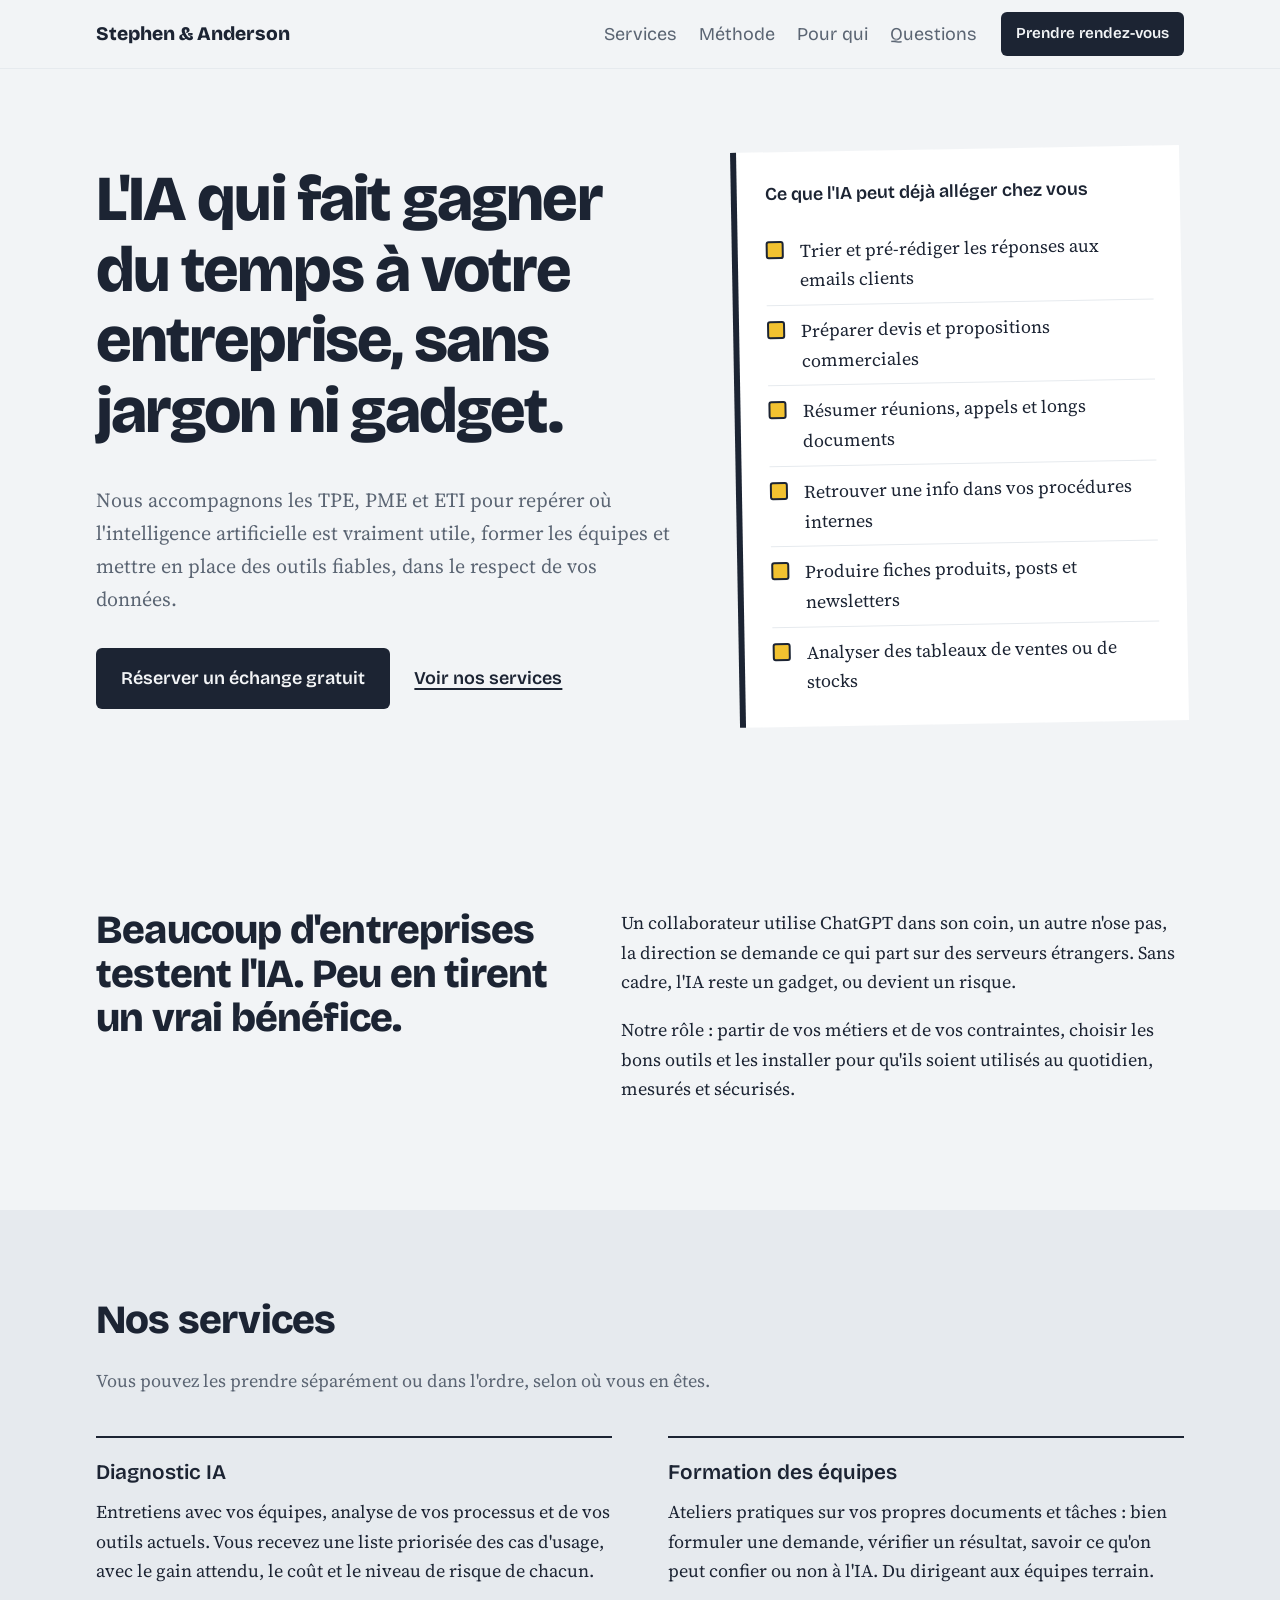
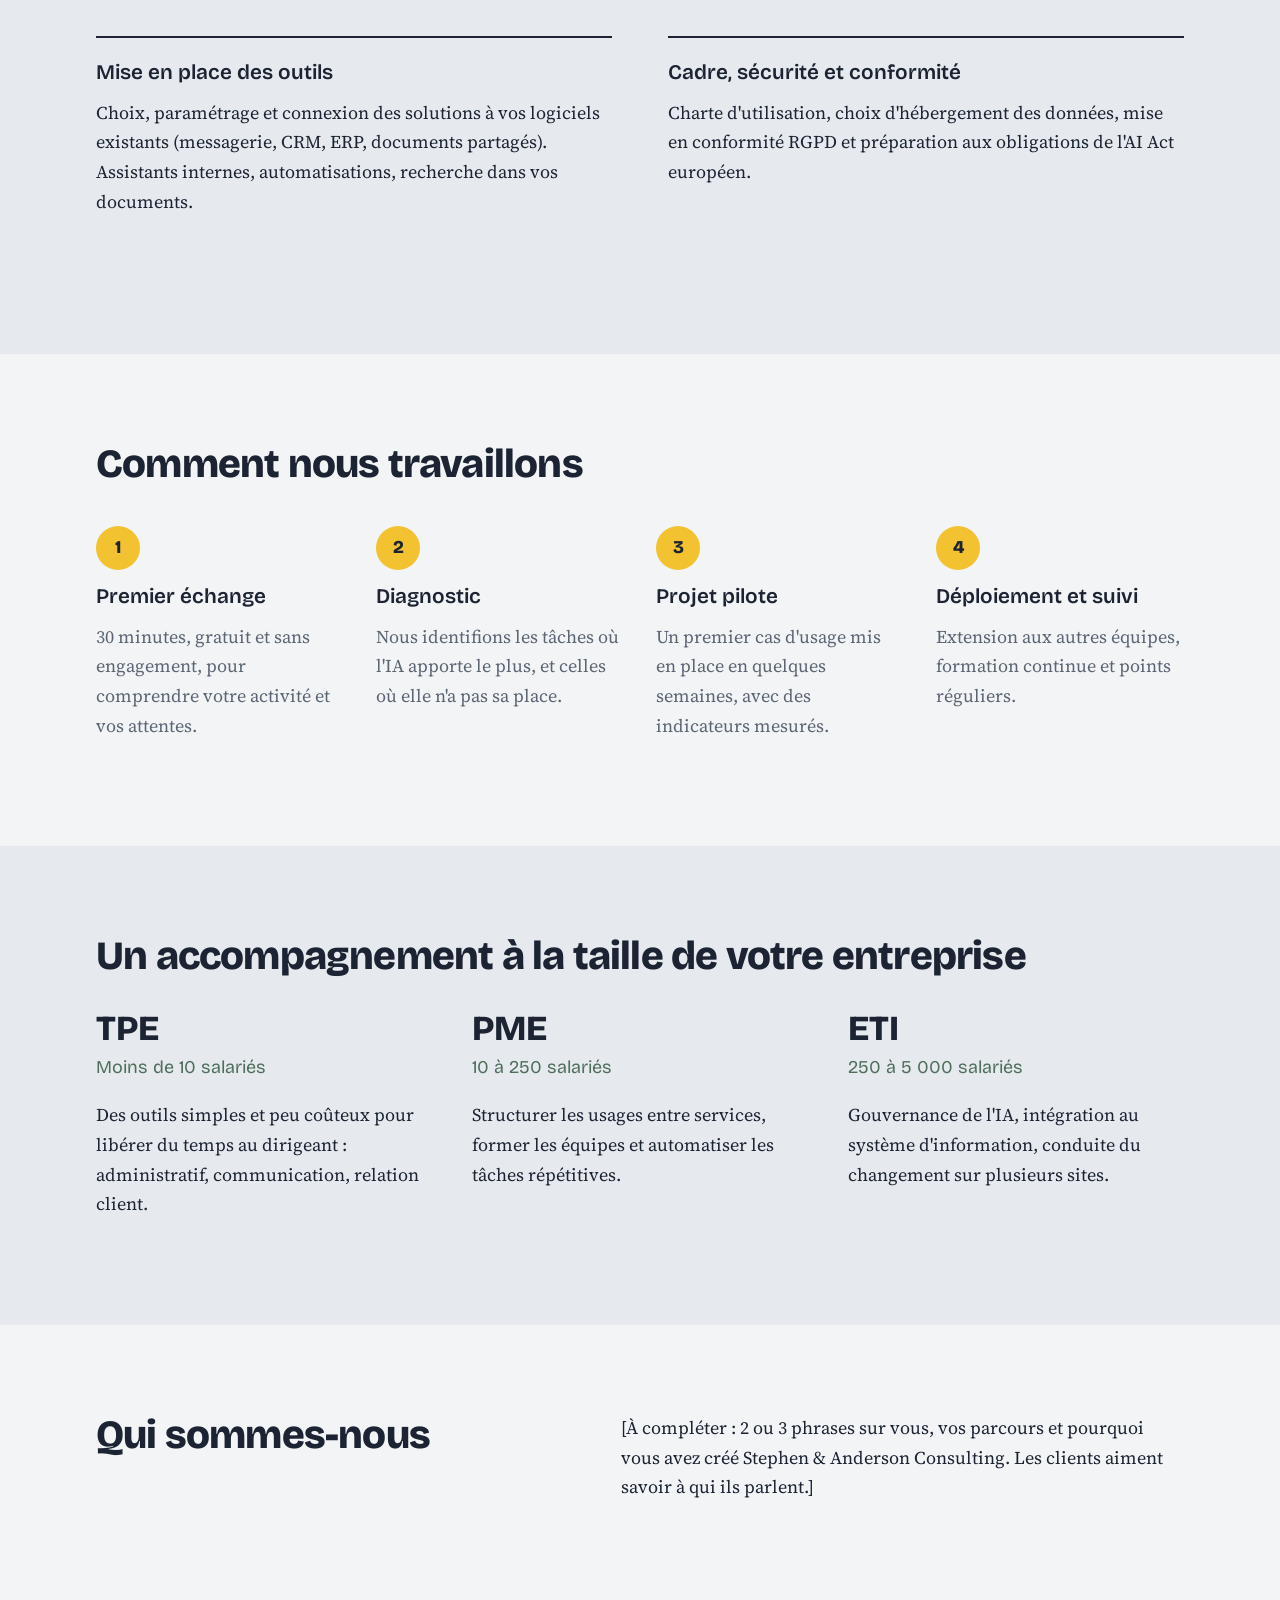
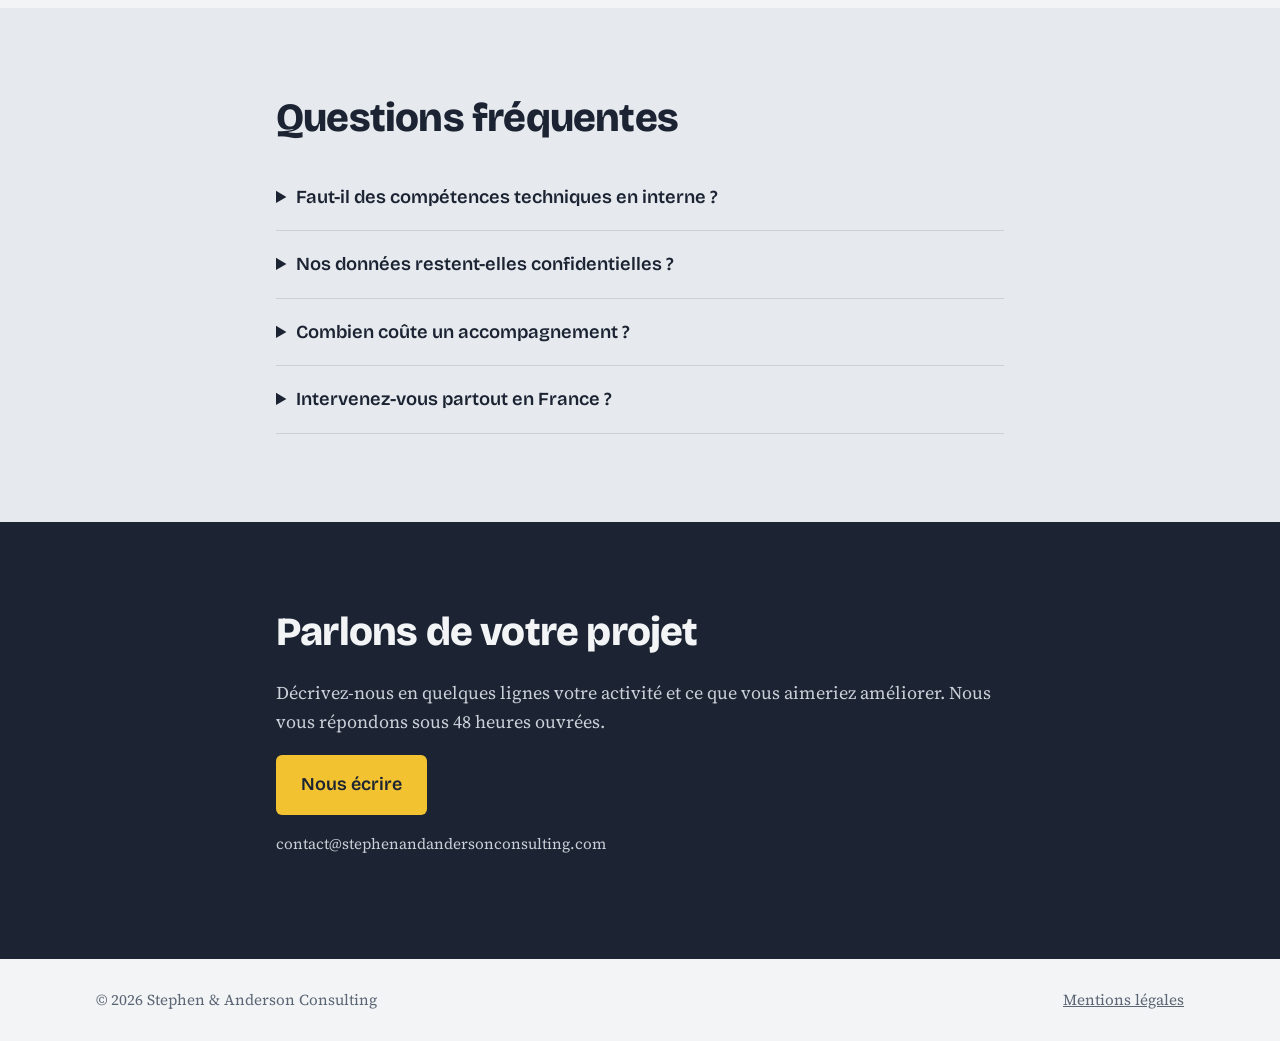
<file: index.html>
<!doctype html>
<html lang="fr">
<head>
  <!-- ===== EN-TÊTE DU DOCUMENT : infos pour le navigateur et Google ===== -->
  <meta charset="utf-8">
  <meta name="viewport" content="width=device-width, initial-scale=1">

  <!-- Titre de l'onglet + description affichée dans les résultats Google -->
  <title>Stephen & Anderson Consulting · Conseil en IA pour TPE, PME et ETI</title>
  <meta name="description" content="Nous aidons les TPE, PME et ETI à utiliser l'intelligence artificielle concrètement : diagnostic, formation des équipes, mise en place des outils et cadre RGPD / AI Act.">

  <!-- Petite icône dans l'onglet -->
  <link rel="icon" href="favicon.svg" type="image/svg+xml">

  <!-- Polices Google : Bricolage Grotesque (titres) + Source Serif 4 (texte) -->
  <link rel="preconnect" href="https://fonts.googleapis.com">
  <link rel="preconnect" href="https://fonts.gstatic.com" crossorigin>
  <link href="https://fonts.googleapis.com/css2?family=Bricolage+Grotesque:opsz,wght@12..96,400;12..96,600;12..96,800&family=Source+Serif+4:opsz,wght@8..60,400;8..60,600&display=swap" rel="stylesheet">

  <!-- Notre feuille de style -->
  <link rel="stylesheet" href="style.css">
</head>

<body>

  <!-- Lien caché pour les personnes qui naviguent au clavier -->
  <a class="skip" href="#contenu">Aller au contenu</a>

  <!-- ===== BARRE DU HAUT ===== -->
  <header class="topbar">
    <div class="wrap topbar-inner">
      <a class="logo" href="#">Stephen&nbsp;&amp;&nbsp;Anderson</a>
      <nav aria-label="Navigation principale">
        <ul class="nav">
          <li><a href="#services">Services</a></li>
          <li><a href="#methode">Méthode</a></li>
          <li><a href="#pour-qui">Pour qui</a></li>
          <li><a href="#faq">Questions</a></li>
        </ul>
      </nav>
      <a class="btn btn-small" href="#contact">Prendre rendez-vous</a>
    </div>
  </header>

  <main id="contenu">

    <!-- ===== 1. ACCROCHE (la première chose qu'on voit) ===== -->
    <section class="hero">
      <div class="wrap hero-grid">
        <div class="hero-text">
          <h1>L'IA qui fait gagner du temps à votre entreprise, sans jargon ni gadget.</h1>
          <p class="lead">
            Nous accompagnons les TPE, PME et ETI pour repérer où l'intelligence artificielle
            est vraiment utile, former les équipes et mettre en place des outils fiables,
            dans le respect de vos données.
          </p>
          <div class="hero-actions">
            <a class="btn" href="#contact">Réserver un échange gratuit</a>
            <a class="link" href="#services">Voir nos services</a>
          </div>
        </div>

        <!-- Le "carnet" : exemples concrets de tâches que l'IA peut alléger -->
        <aside class="notebook" aria-label="Exemples de tâches que l'IA peut alléger">
          <p class="notebook-title">Ce que l'IA peut déjà alléger chez vous</p>
          <ul>
            <li>Trier et pré-rédiger les réponses aux emails clients</li>
            <li>Préparer devis et propositions commerciales</li>
            <li>Résumer réunions, appels et longs documents</li>
            <li>Retrouver une info dans vos procédures internes</li>
            <li>Produire fiches produits, posts et newsletters</li>
            <li>Analyser des tableaux de ventes ou de stocks</li>
          </ul>
        </aside>
      </div>
    </section>

    <!-- ===== 2. LE CONSTAT ===== -->
    <section class="section">
      <div class="wrap two-col">
        <h2>Beaucoup d'entreprises testent l'IA. Peu en tirent un vrai bénéfice.</h2>
        <div class="prose">
          <p>
            Un collaborateur utilise ChatGPT dans son coin, un autre n'ose pas, la direction
            se demande ce qui part sur des serveurs étrangers. Sans cadre, l'IA reste un
            gadget, ou devient un risque.
          </p>
          <p>
            Notre rôle : partir de vos métiers et de vos contraintes, choisir les bons outils
            et les installer pour qu'ils soient utilisés au quotidien, mesurés et sécurisés.
          </p>
        </div>
      </div>
    </section>

    <!-- ===== 3. SERVICES ===== -->
    <section class="section section-alt" id="services">
      <div class="wrap">
        <h2>Nos services</h2>
        <p class="section-intro">Vous pouvez les prendre séparément ou dans l'ordre, selon où vous en êtes.</p>

        <div class="services">
          <article class="service">
            <h3>Diagnostic IA</h3>
            <p>
              Entretiens avec vos équipes, analyse de vos processus et de vos outils actuels.
              Vous recevez une liste priorisée des cas d'usage, avec le gain attendu, le coût
              et le niveau de risque de chacun.
            </p>
          </article>

          <article class="service">
            <h3>Formation des équipes</h3>
            <p>
              Ateliers pratiques sur vos propres documents et tâches : bien formuler une
              demande, vérifier un résultat, savoir ce qu'on peut confier ou non à l'IA.
              Du dirigeant aux équipes terrain.
            </p>
          </article>

          <article class="service">
            <h3>Mise en place des outils</h3>
            <p>
              Choix, paramétrage et connexion des solutions à vos logiciels existants
              (messagerie, CRM, ERP, documents partagés). Assistants internes,
              automatisations, recherche dans vos documents.
            </p>
          </article>

          <article class="service">
            <h3>Cadre, sécurité et conformité</h3>
            <p>
              Charte d'utilisation, choix d'hébergement des données, mise en conformité
              RGPD et préparation aux obligations de l'AI Act européen.
            </p>
          </article>
        </div>
      </div>
    </section>

    <!-- ===== 4. MÉTHODE (vraie séquence → numérotation justifiée) ===== -->
    <section class="section" id="methode">
      <div class="wrap">
        <h2>Comment nous travaillons</h2>
        <ol class="steps">
          <li>
            <h3>Premier échange</h3>
            <p>30 minutes, gratuit et sans engagement, pour comprendre votre activité et vos attentes.</p>
          </li>
          <li>
            <h3>Diagnostic</h3>
            <p>Nous identifions les tâches où l'IA apporte le plus, et celles où elle n'a pas sa place.</p>
          </li>
          <li>
            <h3>Projet pilote</h3>
            <p>Un premier cas d'usage mis en place en quelques semaines, avec des indicateurs mesurés.</p>
          </li>
          <li>
            <h3>Déploiement et suivi</h3>
            <p>Extension aux autres équipes, formation continue et points réguliers.</p>
          </li>
        </ol>
      </div>
    </section>

    <!-- ===== 5. POUR QUI ===== -->
    <section class="section section-alt" id="pour-qui">
      <div class="wrap">
        <h2>Un accompagnement à la taille de votre entreprise</h2>
        <div class="audiences">
          <div class="audience">
            <h3>TPE</h3>
            <p class="size">Moins de 10 salariés</p>
            <p>Des outils simples et peu coûteux pour libérer du temps au dirigeant : administratif, communication, relation client.</p>
          </div>
          <div class="audience">
            <h3>PME</h3>
            <p class="size">10 à 250 salariés</p>
            <p>Structurer les usages entre services, former les équipes et automatiser les tâches répétitives.</p>
          </div>
          <div class="audience">
            <h3>ETI</h3>
            <p class="size">250 à 5 000 salariés</p>
            <p>Gouvernance de l'IA, intégration au système d'information, conduite du changement sur plusieurs sites.</p>
          </div>
        </div>
      </div>
    </section>

    <!-- ===== 6. À PROPOS (à compléter avec vos vrais parcours) ===== -->
    <section class="section">
      <div class="wrap two-col">
        <h2>Qui sommes-nous</h2>
        <div class="prose">
          <p>
            [À compléter : 2 ou 3 phrases sur vous, vos parcours et pourquoi vous avez
            créé Stephen &amp; Anderson Consulting. Les clients aiment savoir à qui ils
            parlent.]
          </p>
        </div>
      </div>
    </section>

    <!-- ===== 7. FAQ (balise <details> : s'ouvre au clic, sans JavaScript) ===== -->
    <section class="section section-alt" id="faq">
      <div class="wrap narrow">
        <h2>Questions fréquentes</h2>

        <details>
          <summary>Faut-il des compétences techniques en interne ?</summary>
          <p>Non. Nous choisissons des outils adaptés au niveau de vos équipes et nous les formons. Votre service informatique, si vous en avez un, est associé dès le départ.</p>
        </details>

        <details>
          <summary>Nos données restent-elles confidentielles ?</summary>
          <p>C'est un point que nous traitons en premier. Nous privilégions des solutions qui n'utilisent pas vos données pour entraîner leurs modèles et, si besoin, hébergées en Europe.</p>
        </details>

        <details>
          <summary>Combien coûte un accompagnement ?</summary>
          <p>Cela dépend de la taille de l'entreprise et du périmètre. Le premier échange est gratuit, et nous vous remettons ensuite une proposition chiffrée claire.</p>
        </details>

        <details>
          <summary>Intervenez-vous partout en France ?</summary>
          <p>Oui, à distance comme sur site. [À adapter selon votre zone d'intervention.]</p>
        </details>
      </div>
    </section>

    <!-- ===== 8. CONTACT ===== -->
    <section class="section contact" id="contact">
      <div class="wrap narrow">
        <h2>Parlons de votre projet</h2>
        <p>Décrivez-nous en quelques lignes votre activité et ce que vous aimeriez améliorer. Nous vous répondons sous 48 heures ouvrées.</p>
        <a class="btn btn-light" href="mailto:contact@stephenandandersonconsulting.com?subject=Demande%20d'%C3%A9change">Nous écrire</a>
        <p class="contact-mail">contact@stephenandandersonconsulting.com</p>
      </div>
    </section>

  </main>

  <!-- ===== PIED DE PAGE ===== -->
  <footer class="footer">
    <div class="wrap footer-inner">
      <p>© 2026 Stephen &amp; Anderson Consulting</p>
      <a href="mentions-legales.html">Mentions légales</a>
    </div>
  </footer>

</body>
</html>
</file>
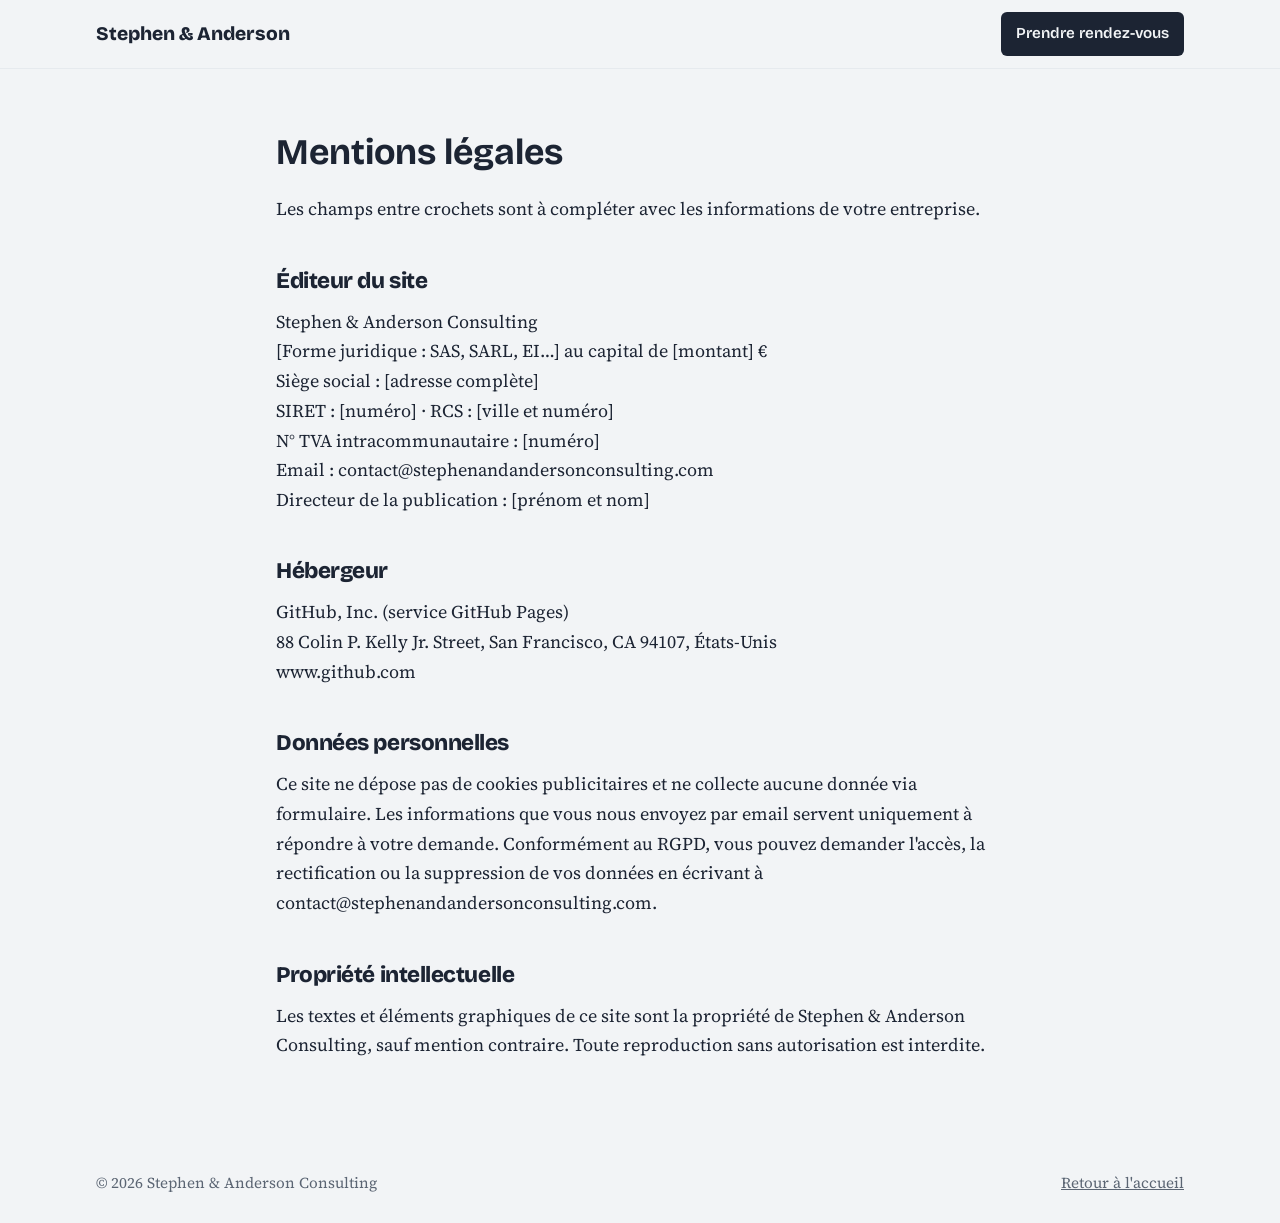
<file: mentions-legales.html>
<!doctype html>
<html lang="fr">
<head>
  <meta charset="utf-8">
  <meta name="viewport" content="width=device-width, initial-scale=1">
  <title>Mentions légales · Stephen & Anderson Consulting</title>
  <meta name="robots" content="noindex">
  <link rel="icon" href="favicon.svg" type="image/svg+xml">
  <link rel="preconnect" href="https://fonts.googleapis.com">
  <link rel="preconnect" href="https://fonts.gstatic.com" crossorigin>
  <link href="https://fonts.googleapis.com/css2?family=Bricolage+Grotesque:opsz,wght@12..96,600;12..96,800&family=Source+Serif+4:opsz,wght@8..60,400&display=swap" rel="stylesheet">
  <link rel="stylesheet" href="style.css">
</head>
<body>
  <header class="topbar">
    <div class="wrap topbar-inner">
      <a class="logo" href="index.html">Stephen&nbsp;&amp;&nbsp;Anderson</a>
      <a class="btn btn-small" href="index.html#contact">Prendre rendez-vous</a>
    </div>
  </header>

  <main class="legal">
    <div class="wrap narrow">
      <h1>Mentions légales</h1>
      <p>Les champs entre crochets sont à compléter avec les informations de votre entreprise.</p>

      <h2>Éditeur du site</h2>
      <p>
        Stephen &amp; Anderson Consulting<br>
        [Forme juridique : SAS, SARL, EI…] au capital de [montant] €<br>
        Siège social : [adresse complète]<br>
        SIRET : [numéro] · RCS : [ville et numéro]<br>
        N° TVA intracommunautaire : [numéro]<br>
        Email : contact@stephenandandersonconsulting.com<br>
        Directeur de la publication : [prénom et nom]
      </p>

      <h2>Hébergeur</h2>
      <p>
        GitHub, Inc. (service GitHub Pages)<br>
        88 Colin P. Kelly Jr. Street, San Francisco, CA 94107, États-Unis<br>
        www.github.com
      </p>

      <h2>Données personnelles</h2>
      <p>
        Ce site ne dépose pas de cookies publicitaires et ne collecte aucune donnée via formulaire.
        Les informations que vous nous envoyez par email servent uniquement à répondre à votre demande.
        Conformément au RGPD, vous pouvez demander l'accès, la rectification ou la suppression de vos
        données en écrivant à contact@stephenandandersonconsulting.com.
      </p>

      <h2>Propriété intellectuelle</h2>
      <p>
        Les textes et éléments graphiques de ce site sont la propriété de Stephen &amp; Anderson Consulting,
        sauf mention contraire. Toute reproduction sans autorisation est interdite.
      </p>
    </div>
  </main>

  <footer class="footer">
    <div class="wrap footer-inner">
      <p>© 2026 Stephen &amp; Anderson Consulting</p>
      <a href="index.html">Retour à l'accueil</a>
    </div>
  </footer>
</body>
</html>
</file>
<file: style.css>
/* =========================================================
   STYLE DU SITE — Stephen & Anderson Consulting
   Astuce : modifie les couleurs ou polices UNIQUEMENT dans
   le bloc :root ci-dessous, tout le site suivra.
   ========================================================= */

/* ---------- 1. Variables (couleurs, polices, tailles) ---------- */
:root {
  --paper: #F2F4F6;      /* fond principal, gris très clair et froid */
  --paper-alt: #E6EAEE;  /* fond des sections alternées */
  --ink: #1C2433;        /* texte et fond sombre, bleu encre */
  --muted: #5B6573;      /* texte secondaire */
  --marker: #F2C230;     /* jaune "surligneur", la couleur signature */
  --sage: #4F6F5C;       /* vert discret pour petits détails */

  --font-title: "Bricolage Grotesque", system-ui, sans-serif;
  --font-text: "Source Serif 4", Georgia, serif;

  --wrap: 1120px;        /* largeur max du contenu */
}

/* ---------- 2. Bases ---------- */
*, *::before, *::after { box-sizing: border-box; }

html { scroll-behavior: smooth; }

body {
  margin: 0;
  background: var(--paper);
  color: var(--ink);
  font-family: var(--font-text);
  font-size: 1.125rem;     /* 18px : confortable à lire */
  line-height: 1.65;
}

h1, h2, h3 {
  font-family: var(--font-title);
  line-height: 1.1;
  margin: 0 0 0.6em;
}
h2 { font-size: clamp(1.75rem, 3.5vw, 2.5rem); font-weight: 800; letter-spacing: -0.02em; }
h3 { font-size: 1.3rem; font-weight: 600; }

p { margin: 0 0 1em; }

a { color: inherit; }

/* Contour visible quand on navigue au clavier (accessibilité) */
:focus-visible { outline: 3px solid var(--marker); outline-offset: 3px; }

/* Conteneur centré, avec marge de 16px sur mobile */
.wrap { max-width: var(--wrap); margin: 0 auto; padding: 0 16px; }
.narrow { max-width: 760px; }

/* Lien "aller au contenu", visible seulement au clavier */
.skip { position: absolute; left: -999px; }
.skip:focus { left: 16px; top: 16px; background: var(--marker); padding: 8px 12px; z-index: 10; }

/* ---------- 3. Boutons et liens ---------- */
.btn {
  display: inline-block;
  background: var(--ink);
  color: var(--paper);
  font-family: var(--font-title);
  font-weight: 600;
  text-decoration: none;
  padding: 0.85em 1.4em;
  border-radius: 6px;
  transition: background 0.2s;
}
.btn:hover { background: #2E3A50; }
.btn-small { font-size: 0.95rem; padding: 0.6em 1em; }
.btn-light { background: var(--marker); color: var(--ink); }
.btn-light:hover { background: #FFD24A; }

.link {
  font-family: var(--font-title);
  font-weight: 600;
  text-decoration-thickness: 2px;
  text-underline-offset: 4px;
}

/* ---------- 4. Barre du haut ---------- */
.topbar {
  position: sticky; top: 0; z-index: 5;
  background: var(--paper);
  border-bottom: 1px solid var(--paper-alt);
}
.topbar-inner { display: flex; align-items: center; gap: 24px; height: 68px; }
.logo {
  font-family: var(--font-title);
  font-weight: 800;
  font-size: 1.2rem;
  text-decoration: none;
  margin-right: auto;      /* pousse le reste vers la droite */
}
.nav { display: flex; gap: 22px; list-style: none; margin: 0; padding: 0; }
.nav a { font-family: var(--font-title); text-decoration: none; color: var(--muted); }
.nav a:hover { color: var(--ink); }

/* ---------- 5. Accroche (hero) ---------- */
.hero { padding: 80px 0 96px; }
.hero-grid {
  display: grid;
  grid-template-columns: 1.3fr 1fr;   /* texte plus large que le carnet */
  gap: 56px;
  align-items: center;
}
.hero h1 {
  font-size: clamp(2.3rem, 5.5vw, 4rem);
  font-weight: 800;
  letter-spacing: -0.03em;
}
.lead { font-size: 1.25rem; color: var(--muted); max-width: 34em; }
.hero-actions { display: flex; flex-wrap: wrap; align-items: center; gap: 24px; margin-top: 32px; }

/* Le carnet : la pièce mémorable du site.
   Chaque tâche est "surlignée" au jaune, comme sur une liste papier. */
.notebook {
  background: #FFFFFF;
  border-left: 6px solid var(--ink);
  padding: 28px 28px 20px;
  transform: rotate(-1deg);           /* léger effet "posé sur le bureau" */
}
.notebook-title { font-family: var(--font-title); font-weight: 600; margin-bottom: 16px; }
.notebook ul { list-style: none; margin: 0; padding: 0; }
.notebook li {
  padding: 10px 0 10px 34px;
  border-bottom: 1px solid var(--paper-alt);
  position: relative;
}
.notebook li:last-child { border-bottom: 0; }
/* la case cochée */
.notebook li::before {
  content: "";
  position: absolute; left: 0; top: 15px;
  width: 18px; height: 18px;
  border: 2px solid var(--ink);
  border-radius: 3px;
  background: var(--marker);
}

/* ---------- 6. Sections ---------- */
.section { padding: 88px 0; }
.section-alt { background: var(--paper-alt); }
.section-intro { color: var(--muted); max-width: 40em; margin-bottom: 40px; }

/* Titre à gauche, texte à droite */
.two-col { display: grid; grid-template-columns: 1fr 1.2fr; gap: 56px; }
.prose { max-width: 38em; }

/* Services : liste sur 2 colonnes séparée par des traits */
.services { display: grid; grid-template-columns: 1fr 1fr; gap: 0 56px; }
.service { border-top: 2px solid var(--ink); padding: 24px 0 32px; }

/* Méthode : étapes numérotées automatiquement par le CSS */
.steps {
  list-style: none; margin: 40px 0 0; padding: 0;
  display: grid; grid-template-columns: repeat(4, 1fr); gap: 32px;
  counter-reset: step;
}
.steps li { counter-increment: step; }
.steps li::before {
  content: counter(step);
  display: grid; place-items: center;
  width: 44px; height: 44px;
  margin-bottom: 16px;
  background: var(--marker);
  font-family: var(--font-title);
  font-weight: 800;
  border-radius: 50%;
}
.steps p { color: var(--muted); }

/* Pour qui */
.audiences { display: grid; grid-template-columns: repeat(3, 1fr); gap: 40px; margin-top: 32px; }
.audience h3 { font-size: 2.2rem; font-weight: 800; margin-bottom: 0.1em; }
.audience .size { color: var(--sage); font-family: var(--font-title); }

/* FAQ */
details { border-bottom: 1px solid #C9D0D8; padding: 18px 0; }
summary {
  font-family: var(--font-title);
  font-weight: 600;
  font-size: 1.15rem;
  cursor: pointer;
}
details p { margin: 12px 0 0; color: var(--muted); }

/* Contact : fond sombre pour finir fort */
.contact { background: var(--ink); color: var(--paper); text-align: left; }
.contact p { color: #C9D0D8; }
.contact-mail { margin-top: 16px; font-size: 0.95rem; }

/* Pied de page */
.footer { padding: 28px 0; font-size: 0.95rem; color: var(--muted); }
.footer-inner { display: flex; justify-content: space-between; flex-wrap: wrap; gap: 12px; }
.footer p { margin: 0; }

/* ---------- 7. Mobile et tablette ---------- */
@media (max-width: 900px) {
  .hero-grid, .two-col { grid-template-columns: 1fr; gap: 40px; }
  .steps { grid-template-columns: 1fr 1fr; }
  .audiences { grid-template-columns: 1fr; }
}
@media (max-width: 720px) {
  .nav { display: none; }             /* menu masqué, le bouton reste */
  .services, .steps { grid-template-columns: 1fr; }
  .hero { padding: 48px 0 64px; }
  .section { padding: 64px 0; }
  .notebook { transform: none; }
}

/* Respecte les personnes qui désactivent les animations */
@media (prefers-reduced-motion: reduce) {
  html { scroll-behavior: auto; }
  * { transition: none !important; }
}

/* ---------- 8. Page mentions légales ---------- */
.legal { padding: 64px 0; }
.legal h2 { font-size: 1.4rem; margin-top: 2em; }
</file>
